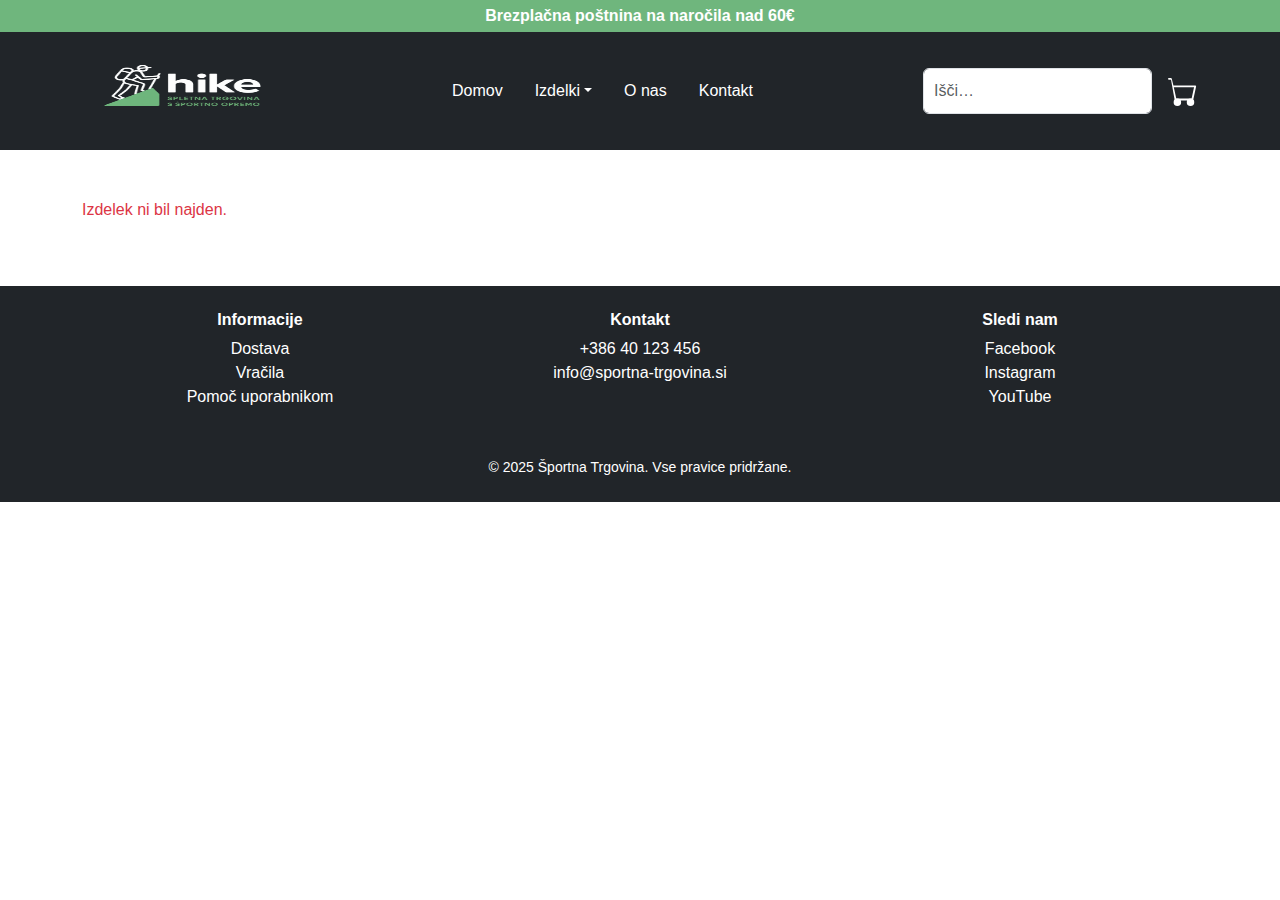
<file: strani/izdelek.html>
<!DOCTYPE html>
<html lang="sl">
<head>
  <meta charset="UTF-8" />
  <meta name="viewport" content="width=device-width, initial-scale=1.0" />
  <title>Izdelek - Športna Trgovina</title>
  <link href="https://cdn.jsdelivr.net/npm/bootstrap@5.3.2/dist/css/bootstrap.min.css" rel="stylesheet" />
  <link rel="stylesheet" href="style.css" />
  <script src="izdelki.js" defer></script>
  <script src="product-loader.js" defer></script>
</head>
<body>
    <header>
    
        <div class="free-shipping-bar text-white text-center py-1" style="background-color: #6fb67d;">
    <span class="fw-bold">Brezplačna poštnina na naročila nad 60€</span>
         </div>
    
      
        <!-- Responsive navbar -->
        <nav class="navbar navbar-expand-md navbar-dark bg-dark sticky-top py-1">
          <div class="container d-flex align-items-center">
            
            <!-- 1) Hamburger (mobile only) -->
            <button
              class="navbar-toggler order-1 d-md-none"
              type="button"
              data-bs-toggle="collapse"
              data-bs-target="#mainNav"
              aria-controls="mainNav"
              aria-expanded="false"
              aria-label="Toggle navigation"
            >
              <span class="navbar-toggler-icon"></span>
            </button>
      
            <!-- 2) Logo (center on mobile, left on desktop) -->
            <a
              class="navbar-brand order-2 mx-auto mx-md-0 order-md-0"
              href="#"
            >
              <img src="images/logo_hiker.png" alt="Logo" style="width:200px; height:auto;">
            </a>
      
            <!-- 3) Cart icon (mobile only, right) -->
            <a
              href="#"
              class="nav-link text-white order-3 d-md-none"
            >
              <svg xmlns="http://www.w3.org/2000/svg" width="24" height="24" fill="currentColor" class="bi bi-cart" viewBox="0 0 16 16">
                <path d="M0 1.5A.5.5 0 0 1 .5 1h1a.5.5 0 0 1 .485.379L2.89 5H14.5a.5.5 0 0 1 .49.598l-1.5 7A.5.5 0 0 1 13 13H4a.5.5 0 0 1-.49-.402L1.61 2H.5a.5.5 0 0 1-.5-.5zM3.102 6l1.313 6h8.17l1.313-6H3.102z"/>
                <path d="M5 12a2 2 0 1 0 0 4 2 2 0 0 0 0-4zm7 0a2 2 0 1 0 0 4 2 2 0 0 0 0-4z"/>
              </svg>
            </a>
      
            <!-- 4) Nav links (desktop: order 1 between logo & search) -->
            <div class="collapse navbar-collapse order-md-1" id="mainNav">
              <ul class="navbar-nav mx-auto text-center">
                <li class="nav-item"><a class="nav-link text-white fs-6 px-3" href="index.html">Domov</a></li>
                <li class="nav-item dropdown">
                  <a class="nav-link text-white fs-6 px-3 dropdown-toggle" href="#" id="izdelkiDropdown" role="button" data-bs-toggle="dropdown">Izdelki</a>
                  <ul class="dropdown-menu bg-dark">
                    <li><a class="dropdown-item text-white" href="oblačila.html">Oblačila</a></li>
                    <li><a class="dropdown-item text-white" href="čevlji.html">Čevlji</a></li>
                    <li><a class="dropdown-item text-white" href="oprema.html">Oprema</a></li>
                  </ul>
                </li>
                <li class="nav-item"><a class="nav-link text-white fs-6 px-3" href="o-nas.html">O nas</a></li>
                <li class="nav-item"><a class="nav-link text-white fs-6 px-3" href="kontakt.html">Kontakt</a></li>
              </ul>
              <!-- mobile search inside collapsed menu -->
              <form class="d-md-none my-2" role="search">
                <input class="form-control form-control-sm" type="search" placeholder="Išči…" aria-label="Search">
              </form>
            </div>
      
            <!-- 5) Search (desktop only, right of nav) -->
            <form class="d-none d-md-flex order-md-2" role="search">
              <input class="form-control form-control-sm" type="search" placeholder="Išči…" aria-label="Search">
            </form>
      
            <!-- 6) Cart (desktop only, far right) -->
            <a class="nav-link text-white d-none d-md-block order-md-3 ms-3" href="#">
              <svg xmlns="http://www.w3.org/2000/svg" width="30" height="30" fill="currentColor" class="bi bi-cart" viewBox="0 0 16 16">
                <path d="M0 1.5A.5.5 0 0 1 .5 1h1a.5.5 0 0 1 .485.379L2.89 5H14.5a.5.5 0 0 1 .49.598l-1.5 7A.5.5 0 0 1 13 13H4a.5.5 0 0 1-.49-.402L1.61 2H.5a.5.5 0 0 1-.5-.5zM3.102 6l1.313 6h8.17l1.313-6H3.102z"/>
                <path d="M5 12a2 2 0 1 0 0 4 2 2 0 0 0 0-4zm7 0a2 2 0 1 0 0 4 2 2 0 0 0 0-4z"/>
              </svg>
            </a>
      
          </div>
        </nav>
      </header>

  <!-- Izdelek -->
  <div class="container py-5">
    <div id="product-container" class="row"></div>
  </div>

  <!-- Footer -->
  <footer class="bg-dark text-white py-4">
    <div class="container">
      <div class="row text-center">
        <div class="col-md-4 mb-3">
          <h6 class="fw-bold">Informacije</h6>
          <ul class="list-unstyled">
            <li><a href="#" class="text-white text-decoration-none">Dostava</a></li>
            <li><a href="#" class="text-white text-decoration-none">Vračila</a></li>
            <li><a href="#" class="text-white text-decoration-none">Pomoč uporabnikom</a></li>
          </ul>
        </div>
        <div class="col-md-4 mb-3">
          <h6 class="fw-bold">Kontakt</h6>
          <ul class="list-unstyled">
            <li>+386 40 123 456</li>
            <li>info@sportna-trgovina.si</li>
          </ul>
        </div>
        <div class="col-md-4 mb-3">
          <h6 class="fw-bold">Sledi nam</h6>
          <ul class="list-unstyled">
            <li><a href="#" class="text-white text-decoration-none">Facebook</a></li>
            <li><a href="#" class="text-white text-decoration-none">Instagram</a></li>
            <li><a href="#" class="text-white text-decoration-none">YouTube</a></li>
          </ul>
        </div>
      </div>
      <div class="text-center mt-3 small">&copy; 2025 Športna Trgovina. Vse pravice pridržane.</div>
    </div>
  </footer>

  <script src="https://cdn.jsdelivr.net/npm/bootstrap@5.3.2/dist/js/bootstrap.bundle.min.js"></script>
</body>
</html>
</file>
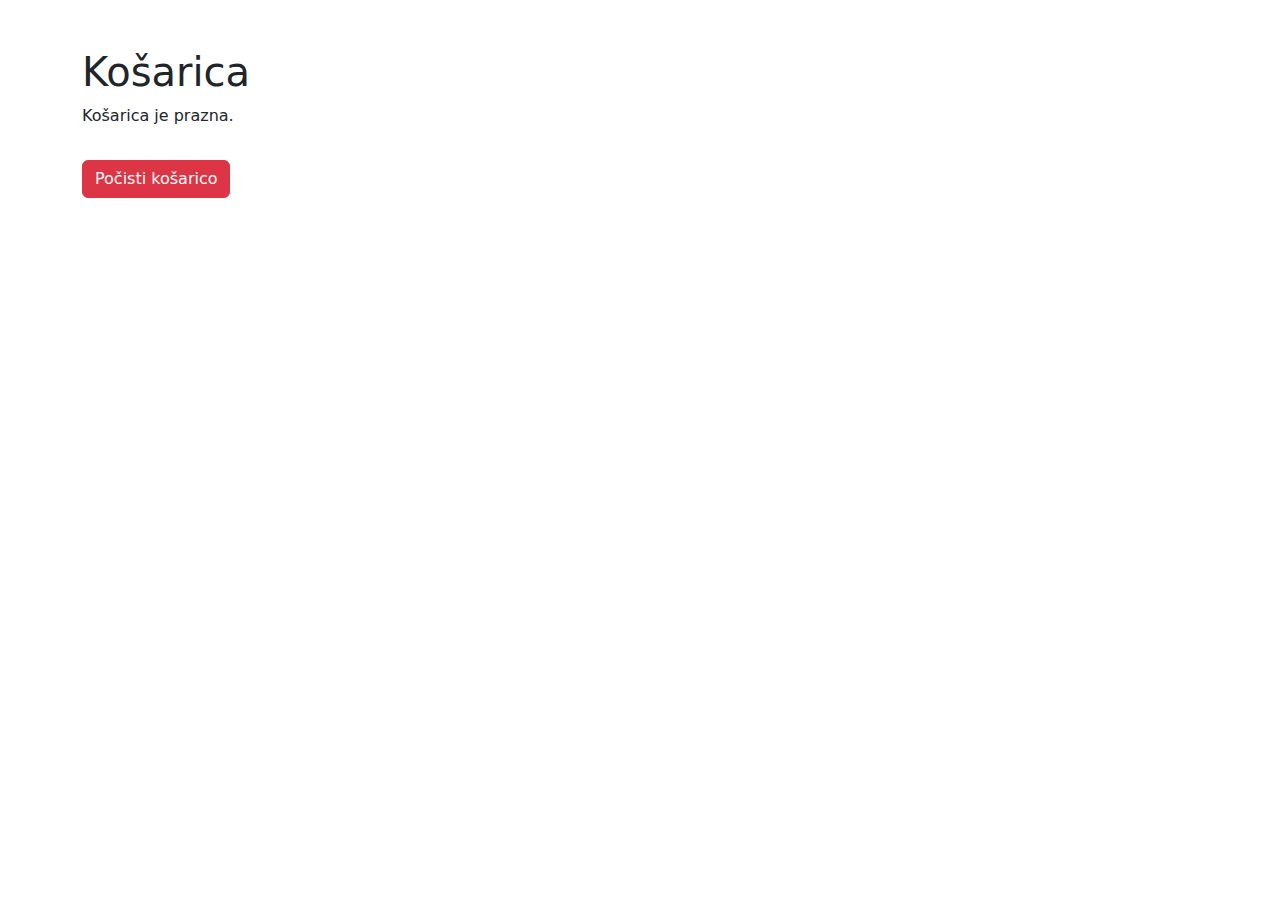
<file: strani/kosarica.html>
<!DOCTYPE html>
<html lang="sl">
<head>
  <meta charset="UTF-8" />
  <meta name="viewport" content="width=device-width, initial-scale=1.0"/>
  <title>Košarica</title>
  <link href="https://cdn.jsdelivr.net/npm/bootstrap@5.3.2/dist/css/bootstrap.min.css" rel="stylesheet">
</head>
<body>
  <div class="container py-5">
    <h1>Košarica</h1>
    <div id="kosarica"></div>
    <div id="skupaj" class="fw-bold mt-3"></div>
    <button id="pocisti" class="btn btn-danger mt-3">Počisti košarico</button>
  </div>

  <script>
    function prikaziKosarico() {
      const kosarica = JSON.parse(localStorage.getItem("kosarica")) || [];
      const div = document.getElementById("kosarica");

      if (kosarica.length === 0) {
        div.innerHTML = "<p>Košarica je prazna.</p>";
        document.getElementById("skupaj").textContent = "";
        return;
      }

      let html = `<table class="table"><thead><tr><th>Izdelek</th><th>Količina</th><th>Cena</th><th>Skupaj</th><th></th></tr></thead><tbody>`;
      let vsota = 0;

      kosarica.forEach((item, index) => {
        let skupaj = item.kolicina * item.cena;
        vsota += skupaj;
        html += `<tr>
          <td>${item.naziv}</td>
          <td>${item.kolicina}</td>
          <td>${item.cena.toFixed(2)} €</td>
          <td>${skupaj.toFixed(2)} €</td>
          <td><button class="btn btn-sm btn-outline-danger" onclick="odstrani(${index})">🗑</button></td>
        </tr>`;
      });

      html += "</tbody></table>";
      div.innerHTML = html;
      document.getElementById("skupaj").textContent = `Skupaj: ${vsota.toFixed(2)} €`;
    }

    function odstrani(index) {
      let kosarica = JSON.parse(localStorage.getItem("kosarica")) || [];
      kosarica.splice(index, 1);
      localStorage.setItem("kosarica", JSON.stringify(kosarica));
      prikaziKosarico();
    }

    document.getElementById("pocisti").addEventListener("click", () => {
      localStorage.removeItem("kosarica");
      prikaziKosarico();
    });

    prikaziKosarico();
  </script>
</body>
</html>
</file>
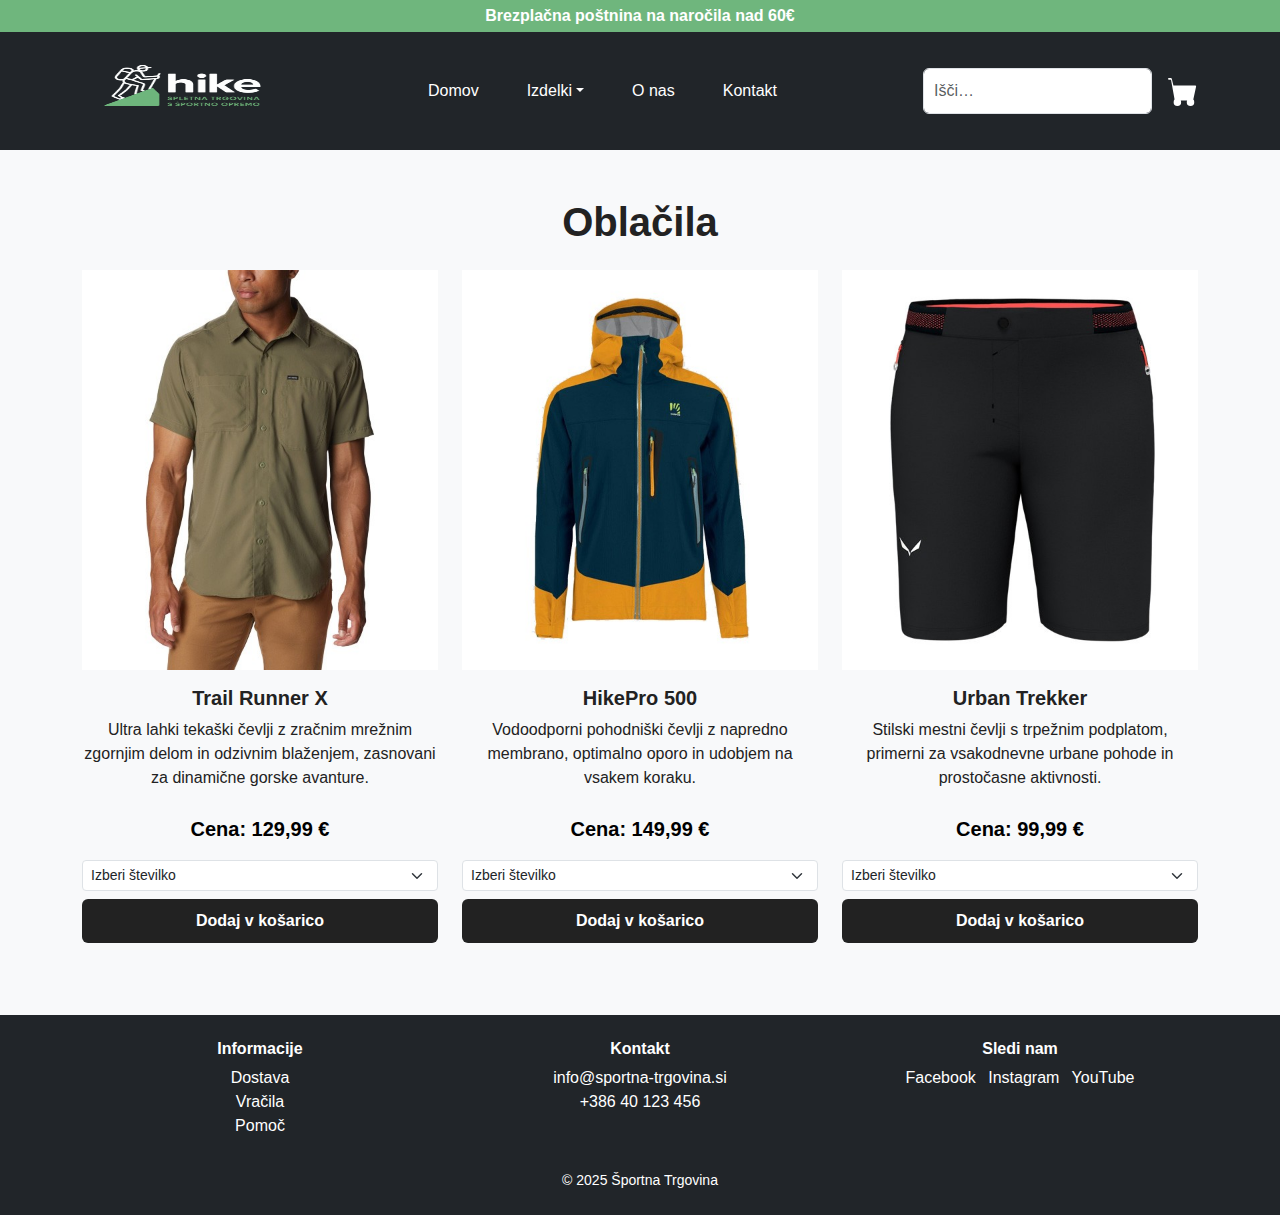
<file: strani/storitev.html>
<!DOCTYPE html>
<html lang="sl">
<head>
  <meta charset="UTF-8">
  <meta name="viewport" content="width=device-width, initial-scale=1.0">
  <title>Oblačila – Športna Trgovina</title>
  <link href="https://cdn.jsdelivr.net/npm/bootstrap@5.3.2/dist/css/bootstrap.min.css" rel="stylesheet">
  <link rel="stylesheet" href="style.css">
  <style>
    /* Enaka višina in odzivnost slik */
    .product-img {
      width: 100%;
      height: 400px;
      object-fit: cover;
    }
    /* Zoom efekt ob hover */
    .product-img:hover {
      transform: scale(1.05);
      transition: transform 0.3s;
    }
    /* Cenovna oznaka */
    .price {
      font-size: 1.25rem;
      color: #000;
      font-weight: bold;
      margin-top: 0.5rem;
    }
    /* Razmik med menijskimi povezavami */
    .navbar-nav .nav-link {
      padding-left: 1.5rem !important;
      padding-right: 1.5rem !important;
    }
  </style>
</head>
<body>

  <header>
    <div class="free-shipping-bar text-white text-center py-1" style="background-color: #6fb67d;">
      <span class="fw-bold">Brezplačna poštnina na naročila nad 60€</span>
    </div>

    <!-- Responsive navbar -->
    <nav class="navbar navbar-expand-md navbar-dark bg-dark sticky-top py-1">
      <div class="container d-flex align-items-center">
        <!-- 1) Hamburger (mobile only) -->
        <button class="navbar-toggler order-1 d-md-none" type="button" data-bs-toggle="collapse" data-bs-target="#mainNav" aria-controls="mainNav" aria-expanded="false" aria-label="Toggle navigation">
          <span class="navbar-toggler-icon"></span>
        </button>
        <!-- 2) Logo -->
        <a class="navbar-brand order-2 mx-auto mx-md-0 order-md-0" href="#">
          <img src="images/logo_hiker.png" alt="Logo" style="width:200px; height:auto;">
        </a>
        <!-- 3) Cart icon (mobile) -->
        <a href="#" class="nav-link text-white order-3 d-md-none">
          <svg xmlns="http://www.w3.org/2000/svg" width="24" height="24" fill="currentColor" class="bi bi-cart" viewBox="0 0 16 16">
            <path d="M0 1.5A.5.5 0 0 1 .5 1h1a.5.5 0 0 1 .485.379L2.89 5H14.5a.5.5 0 0 1 .49.598l-1.5 7A.5.5 0 0 1 13 13H4a.5.5 0 0 1-.49-.402L1.61 2H.5a.5.5 0 0 1-.5-.5z"/>
            <path d="M5 12a2 2 0 1 0 0 4 2 2 0 0 0 0-4zm7 0a2 2 0 1 0 0 4 2 2 0 0 0 0-4z"/>
          </svg>
        </a>
        <!-- 4) Nav links -->
        <div class="collapse navbar-collapse order-md-1" id="mainNav">
          <ul class="navbar-nav mx-auto text-center">
            <li class="nav-item"><a class="nav-link text-white fs-6 px-3" href="index.html">Domov</a></li>
            <li class="nav-item dropdown">
              <a class="nav-link text-white fs-6 px-3 dropdown-toggle" href="#" id="izdelkiDropdown" role="button" data-bs-toggle="dropdown">Izdelki</a>
              <ul class="dropdown-menu bg-dark">
                <li><a class="dropdown-item text-white" href="oblačila.html">Oblačila</a></li>
                <li><a class="dropdown-item text-white" href="čevlji.html">Čevlji</a></li>
                <li><a class="dropdown-item text-white" href="oprema.html">Oprema</a></li>
              </ul>
            </li>
            <li class="nav-item"><a class="nav-link text-white fs-6 px-3" href="o-nas.html">O nas</a></li>
            <li class="nav-item"><a class="nav-link text-white fs-6 px-3" href="kontakt.html">Kontakt</a></li>
          </ul>
          <!-- mobile search -->
          <form class="d-md-none my-2" role="search">
            <input class="form-control form-control-sm" type="search" placeholder="Išči…" aria-label="Search">
          </form>
        </div>
        <!-- 5) Search (desktop) -->
        <form class="d-none d-md-flex order-md-2" role="search">
          <input class="form-control form-control-sm" type="search" placeholder="Išči…" aria-label="Search">
        </form>
        <!-- 6) Cart (desktop) -->
        <a class="nav-link text-white d-none d-md-block order-md-3 ms-3" href="#">
          <svg xmlns="http://www.w3.org/2000/svg" width="30" height="30" fill="currentColor" class="bi bi-cart" viewBox="0 0 16 16">
            <path d="M0 1.5A.5.5 0 0 1 .5 1h1a.5.5 0 0 1 .485.379L2.89 5H14.5a.5.5 0 0 1 .49.598l-1.5 7A.5.5 0 0 1 13 13H4a.5.5 0 0 1-.49-.402L1.61 2H.5a.5.5 0 0 1-.5-.5z"/>
            <path d="M5 12a2 2 0 1 0 0 4 2 2 0 0 0 0-4zm7 0a2 2 0 1 0 0 4 2 2 0 0 0 0-4z"/>
          </svg>
        </a>
      </div>
    </nav>
  </header>

  <!-- oblačila KATEGORIJA -->
  <section class="py-5 bg-light">
    <div class="container">
      <h1 class="text-center fw-bold mb-4">Oblačila</h1>
      <div class="row text-center">
        <!-- 1. izdelek -->
        <div class="col-12 col-md-4 mb-4 d-flex flex-column">
          <a href="trail-runner-x.html"><img src="images/columbia-moska-srajca-silver-ridge-utility-lite-AX1517-397-1.jpg" class="product-img mb-3" alt="Trail Runner X"></a>
          <h5 class="fw-semibold">Trail Runner X</h5>
          <p>Ultra lahki tekaški čevlji z zračnim mrežnim zgornjim delom in odzivnim blaženjem, zasnovani za dinamične gorske avanture.</p>
          <p class="price">Cena: 129,99 €</p>
          <select class="form-select form-select-sm mb-2" aria-label="Izberi številko">
            <option selected>Izberi številko</option>
            <option value="S">S</option>
            <option value="M">M</option>
            <option value="L">L</option>
            <option value="XL">XL</option>
          </select>
          <a href="trail-runner-x.html" class="btn btn-dark mt-auto">Dodaj v košarico</a>
        </div>
        <!-- 2. izdelek -->
        <div class="col-12 col-md-4 mb-4 d-flex flex-column">
          <a href="hikepro-500.html"><img src="images/karpos-moska-jakna-marmolada-2501037-113-10.jpg" class="product-img mb-3" alt="HikePro 500"></a>
          <h5 class="fw-semibold">HikePro 500</h5>
          <p>Vodoodporni pohodniški čevlji z napredno membrano, optimalno oporo in udobjem na vsakem koraku.</p>
          <p class="price">Cena: 149,99 €</p>
          <select class="form-select form-select-sm mb-2" aria-label="Izberi številko">
            <option selected>Izberi številko</option>
            <option value="S">S</option>
            <option value="M">M</option>
            <option value="L">L</option>
            <option value="XL">XL</option>
          </select>
          <a href="hikepro-500.html" class="btn btn-dark mt-auto">Dodaj v košarico</a>
        </div>
        <!-- 3. izdelek -->
        <div class="col-12 col-md-4 mb-4 d-flex flex-column">
          <a href="urban-trekker.html"><img src="images/salewa-zenske-kratke-hlace-pedroc-dst-28602-0910_1.jpg" class="product-img mb-3" alt="Urban Trekker"></a>
          <h5 class="fw-semibold">Urban Trekker</h5>
          <p>Stilski mestni čevlji s trpežnim podplatom, primerni za vsakodnevne urbane pohode in prostočasne aktivnosti.</p>
          <p class="price">Cena: 99,99 €</p>
          <select class="form-select form-select-sm mb-2" aria-label="Izberi številko">
            <option selected>Izberi številko</option>
            <option value="S">S</option>
            <option value="M">M</option>
            <option value="L">L</option>
            <option value="XL">XL</option>
          </select>
          <a href="urban-trekker.html" class="btn btn-dark mt-auto">Dodaj v košarico</a>
        </div>
      </div>
    </div>
  </section>

  <!-- FOOTER -->
  <footer class="bg-dark text-white py-4">
    <div class="container text-center">
      <div class="row">
        <div class="col-md-4 mb-3">
          <h6 class="fw-bold">Informacije</h6>
          <ul class="list-unstyled">
            <li><a href="#" class="text-white">Dostava</a></li>
            <li><a href="#" class="text-white">Vračila</a></li>
            <li><a href="#" class="text-white">Pomoč</a></li>
          </ul>
        </div>
        <div class="col-md-4 mb-3">
          <h6 class="fw-bold">Kontakt</h6>
          <p>info@sportna-trgovina.si<br>+386 40 123 456</p>
        </div>
        <div class="col-md-4 mb-3">
          <h6 class="fw-bold">Sledi nam</h6>
          <a href="#" class="text-white me-2">Facebook</a>
          <a href="#" class="text-white me-2">Instagram</a>
          <a href="#" class="text-white">YouTube</a>
        </div>
      </div>
      <div class="small">&copy; 2025 Športna Trgovina</div>
    </div>
  </footer>

  <script src="https://cdn.jsdelivr.net/npm/bootstrap@5.3.2/dist/js/bootstrap.bundle.min.js"></script>
</body>
</html>
</file>
<file: strani/style.css>
/* Splošni slog */
body {
  font-family: 'Segoe UI', Tahoma, Geneva, Verdana, sans-serif;
  background-color: #ffffff;
  margin: 0;
  padding: 0;
  color: #222;
}

h1, h2, h3 {
  font-weight: 700;
}


header {
  position: sticky;
  top: 0;
  z-index: 1020;
}

a {
  text-decoration: none;
}
/* osnovno styling dropdown menija */
.navbar-nav .dropdown-menu {
  background-color: #343a40; /* temno ozadje */
}

/* normalni item */
.navbar-nav .dropdown-menu .dropdown-item {
  color: #fff;
}

/* ko je item hover/an active */
.navbar-nav .dropdown-menu .dropdown-item:hover,
.navbar-nav .dropdown-menu .dropdown-item.active {
  background-color: #fff !important;
  color: #000 !important;
}

img {
  max-width: 100%;
  height: auto;
}

/* Navigacija */
.navbar-brand {
  font-weight: bold;
  text-transform: uppercase;
}

.sticky-top {
  position: sticky;
  top: 0;
  z-index: 1020;
}

.hero h1 {
  font-size: 3rem;
  text-shadow: 2px 2px 6px rgba(0, 0, 0, 0.6);
}

/* Kategorije */
.category-img {
  width: 100%;
  height: 250px;
  object-fit: cover;
  border-radius: 8px;
  box-shadow: 0 4px 10px rgba(0, 0, 0, 0.1);
}

.btn-dark {
  background-color: #222;
  border: none;
  padding: 10px 20px;
  font-weight: 600;
}

.btn-dark:hover {
  background-color: #000;
}

/* O nas sekcija */
.bg-light {
  background-color: #f8f9fa !important;
}

/* CTA sekcija */
input.form-control {
  border-radius: 6px;
  padding: 10px;
  font-size: 1rem;
}

.btn-primary {
  font-weight: 600;
  padding: 10px;
}

/* Footer */
footer a:hover {
  text-decoration: underline;
}

footer p {
  margin-bottom: 0.2rem;
}

.navbar-brand img {
  max-height: 100px;
}
</file>
